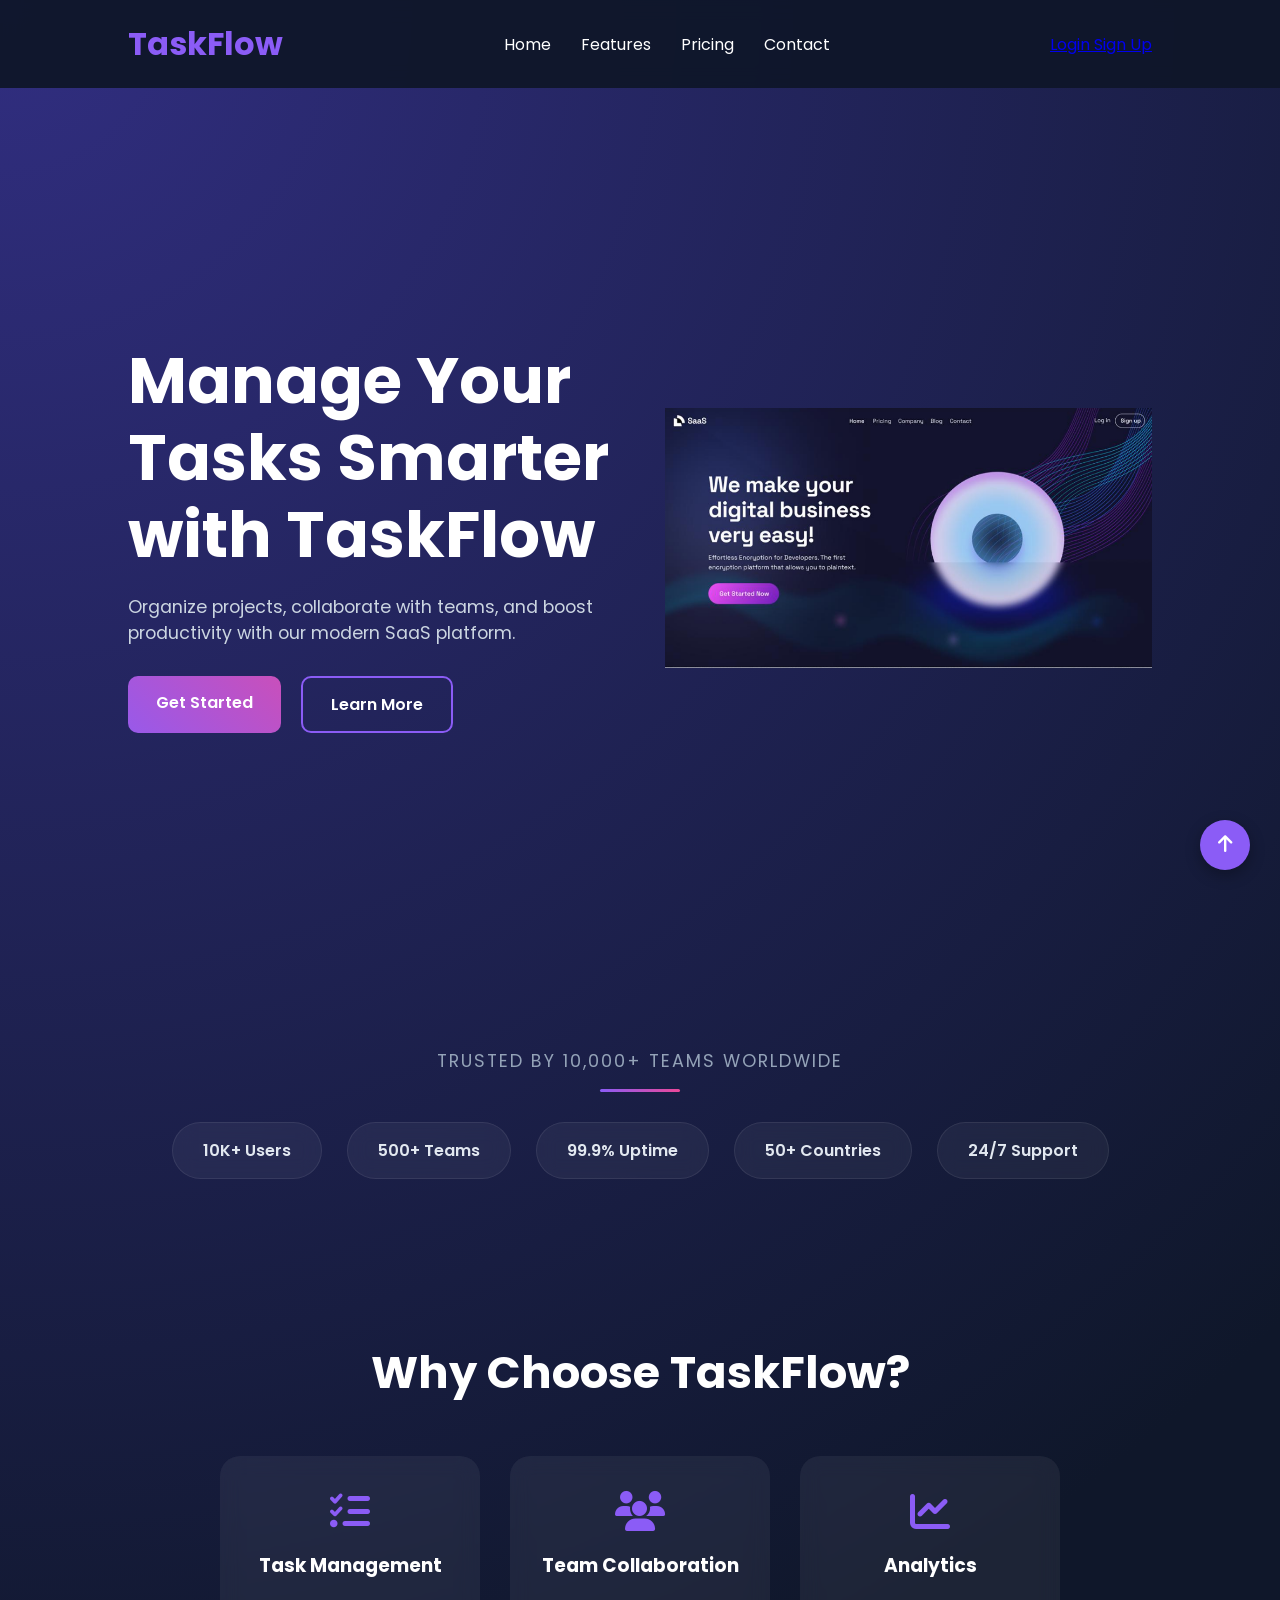
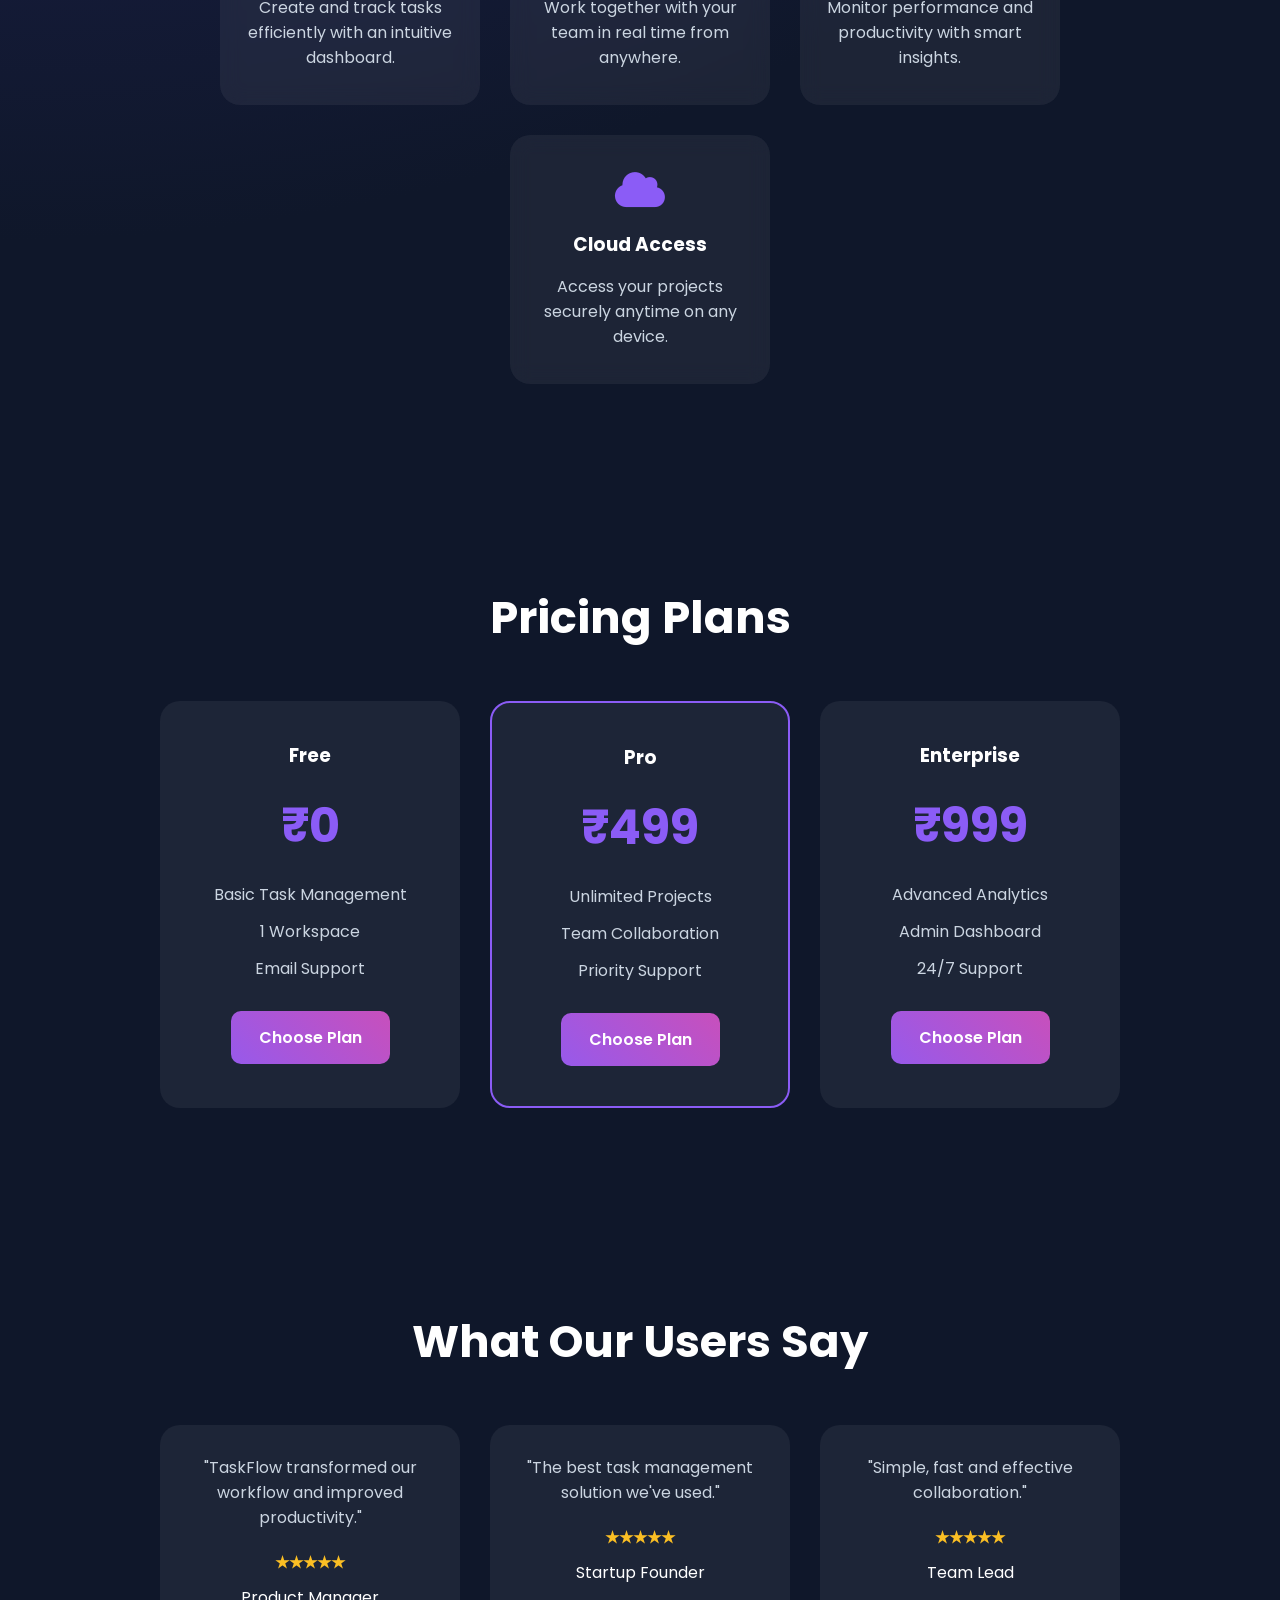
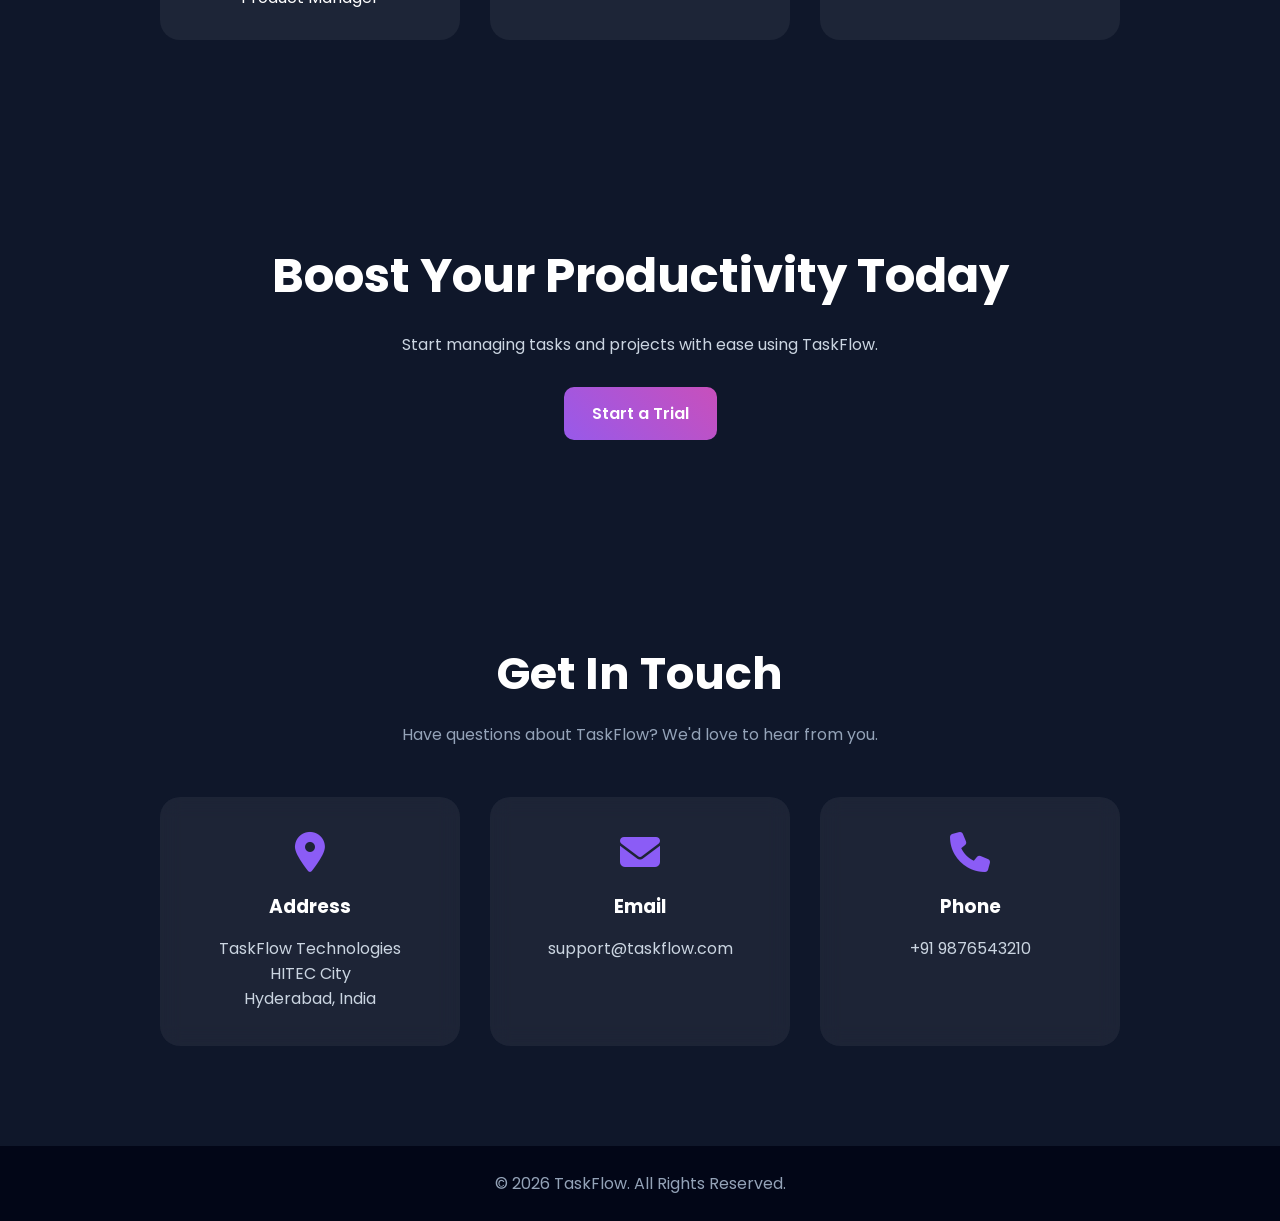
<file: index.html>
<!DOCTYPE html>
<html lang="en">
<head>

  <meta charset="UTF-8">
  <meta name="viewport" content="width=device-width, initial-scale=1.0">

  <title>TaskFlow | Smart Project & Team Management Platform</title>

  <!-- Google Font -->
  <link rel="preconnect" href="https://fonts.googleapis.com">

  <link href="https://fonts.googleapis.com/css2?family=Poppins:wght@300;400;500;600;700&display=swap" rel="stylesheet">

  <!-- Font Awesome -->
  <link rel="stylesheet"
  href="https://cdnjs.cloudflare.com/ajax/libs/font-awesome/6.5.1/css/all.min.css"/>

  <!-- CSS -->
  <link rel="stylesheet" href="style.css">

</head>

<body>

  <!-- NAVBAR -->

  <nav class="navbar">
    
  <a href="index.html" class="logo">
    TaskFlow
  </a>

  <div class="menu-toggle" id="menu-toggle">
    ☰
  </div>

  <ul class="nav-links" id="nav-links">

    <li><a href="#home">Home</a></li>

    <li><a href="#features">Features</a></li>

    <li><a href="#pricing">Pricing</a></li>

    <li><a href="#contact">Contact</a></li>

  </ul>

  <div class="auth-buttons">

    <a href="login.html" class="login-btn">
      Login
    </a>

    <a href="signup.html" class="signup-btn">
      Sign Up
    </a>

  </div>

</nav>

  <!-- HERO -->

  <section class="hero" id="home">

    <div class="hero-content">

      <h1>
        Manage Your Tasks Smarter with TaskFlow
      </h1>

      <p>
        Organize projects, collaborate with teams,
        and boost productivity with our modern SaaS platform.
      </p>

      <div class="hero-buttons">

        <a href="#contact" class="btn primary-btn">
          Get Started
        </a>

        <a href="learn-more.html" class="btn secondary-btn">
          Learn More
        </a>

      </div>

    </div>

    <div class="hero-image">

      <img src="images/image.png" alt="Dashboard Image">

    </div>

  </section>

  <!-- TRUSTED SECTION -->

<section class="trusted">

  <p>Trusted by 10,000+ teams worldwide</p>

  <div class="trusted-logos">

    <span>10K+ Users</span>

    <span>500+ Teams</span>

    <span>99.9% Uptime</span>

    <span>50+ Countries</span>

    <span>24/7 Support</span>

  </div>

</section>

  <!-- FEATURES -->

  <section class="features" id="features">

    <h2>Why Choose TaskFlow?</h2>

    <div class="feature-container">

      <div class="feature-card">

        <i class="fa-solid fa-list-check"></i>

        <h3>Task Management</h3>

        <p>
          Create and track tasks efficiently with an intuitive dashboard.
        </p>

      </div>

      <div class="feature-card">

        <i class="fa-solid fa-users"></i>

        <h3>Team Collaboration</h3>

        <p>
          Work together with your team in real time from anywhere.
        </p>

      </div>

      <div class="feature-card">

        <i class="fa-solid fa-chart-line"></i>

        <h3>Analytics</h3>

        <p>
          Monitor performance and productivity with smart insights.
        </p>

      </div>

      <div class="feature-card">

        <i class="fa-solid fa-cloud"></i>

        <h3>Cloud Access</h3>

        <p>
          Access your projects securely anytime on any device.
        </p>

      </div>

    </div>

  </section>

  

  <!-- PRICING -->

  <section class="pricing" id="pricing">

    <h2>Pricing Plans</h2>

    <div class="pricing-container">

      <div class="price-card">

        <h3>Free</h3>

        <h1>₹0</h1>

        <ul>
          <li>Basic Task Management</li>
          <li>1 Workspace</li>
          <li>Email Support</li>
        </ul>

        <a href="#" class="btn primary-btn plan-btn">
          Choose Plan
        </a>

      </div>

      <div class="price-card popular">

        <h3>Pro</h3>

        <h1>₹499</h1>

        <ul>
          <li>Unlimited Projects</li>
          <li>Team Collaboration</li>
          <li>Priority Support</li>
        </ul>

        <a href="#" class="btn primary-btn plan-btn">
          Choose Plan
        </a>

      </div>

      <div class="price-card">

        <h3>Enterprise</h3>

        <h1>₹999</h1>

        <ul>
          <li>Advanced Analytics</li>
          <li>Admin Dashboard</li>
          <li>24/7 Support</li>
        </ul>

        <a href="#" class="btn primary-btn plan-btn">
          Choose Plan
        </a>

      </div>

    </div>

  </section>

  
<!-- TESTIMONIALS -->

<section class="testimonials">

  <h2>What Our Users Say</h2>

  <div class="testimonial-container">

    <div class="testimonial-card">

      <p>
        "TaskFlow transformed our workflow and improved productivity."
      </p>

      <h4>★★★★★</h4>

      <span>Product Manager</span>

    </div>

    <div class="testimonial-card">

      <p>
        "The best task management solution we've used."
      </p>

      <h4>★★★★★</h4>

      <span>Startup Founder</span>

    </div>

    <div class="testimonial-card">

      <p>
        "Simple, fast and effective collaboration."
      </p>

      <h4>★★★★★</h4>

      <span>Team Lead</span>

    </div>

  </div>

</section>

  <!-- CTA Section -->
  <section class="cta">

    <h2>Boost Your Productivity Today</h2>

    <p>
      Start managing tasks and projects with ease using TaskFlow.
    </p>

    <a href="#pricing" class="btn primary-btn">
      Start a Trial
    </a>

  </section>

  <!-- CONTACT -->

  <section class="contact" id="contact">

  <h2>Get In Touch</h2>

  <p class="contact-subtitle">
    Have questions about TaskFlow? We'd love to hear from you.
  </p>

  <div class="contact-container">

    <div class="contact-card">

      <i class="fa-solid fa-location-dot"></i>

      <h3>Address</h3>

      <p>
        TaskFlow Technologies<br>
        HITEC City<br>
        Hyderabad, India
      </p>

    </div>

    <div class="contact-card">

      <i class="fa-solid fa-envelope"></i>

      <h3>Email</h3>

      <p>
        support@taskflow.com
      </p>

    </div>

    <div class="contact-card">

      <i class="fa-solid fa-phone"></i>

      <h3>Phone</h3>

      <p>
        +91 9876543210
      </p>

    </div>

  </div>

</section>

<a href="#home" class="back-to-top">

  <i class="fa-solid fa-arrow-up"></i>

</a>
  

  <!-- FOOTER -->

  <footer>

    <p>
      © 2026 TaskFlow. All Rights Reserved.
    </p>

    <div class="social-links">

  

  </footer>

  <div id="popup" class="popup">

  <div class="popup-content">

    <span class="close-btn">&times;</span>

    <h2>Checkout Page</h2>

    <p>
      Thank you for choosing a TaskFlow plan.
      In a production SaaS application, this button
      would redirect users to a secure payment and
      checkout system.
    </p>

    <button id="closePopup" class="btn primary-btn">
      Close
    </button>

  </div>

</div>

  <!-- JAVASCRIPT -->

  <script>

    const menuToggle =
    document.getElementById("menu-toggle");

    const navLinks =
    document.getElementById("nav-links");

    menuToggle.addEventListener("click", () => {

      navLinks.classList.toggle("active");

    });

    

  </script>
  <script>

const planButtons =
document.querySelectorAll(".plan-btn");

const popup =
document.getElementById("popup");

const closeBtn =
document.querySelector(".close-btn");

const closePopupBtn =
document.getElementById("closePopup");

planButtons.forEach(button => {

  button.addEventListener("click", (e) => {

    e.preventDefault();

    popup.style.display = "flex";

  });

});

closeBtn.addEventListener("click", () => {

  popup.style.display = "none";

});

closePopupBtn.addEventListener("click", () => {

  popup.style.display = "none";

});

window.addEventListener("click", (e) => {

  if(e.target === popup){

    popup.style.display = "none";

  }

});

</script>

</body>
</html>
</file>
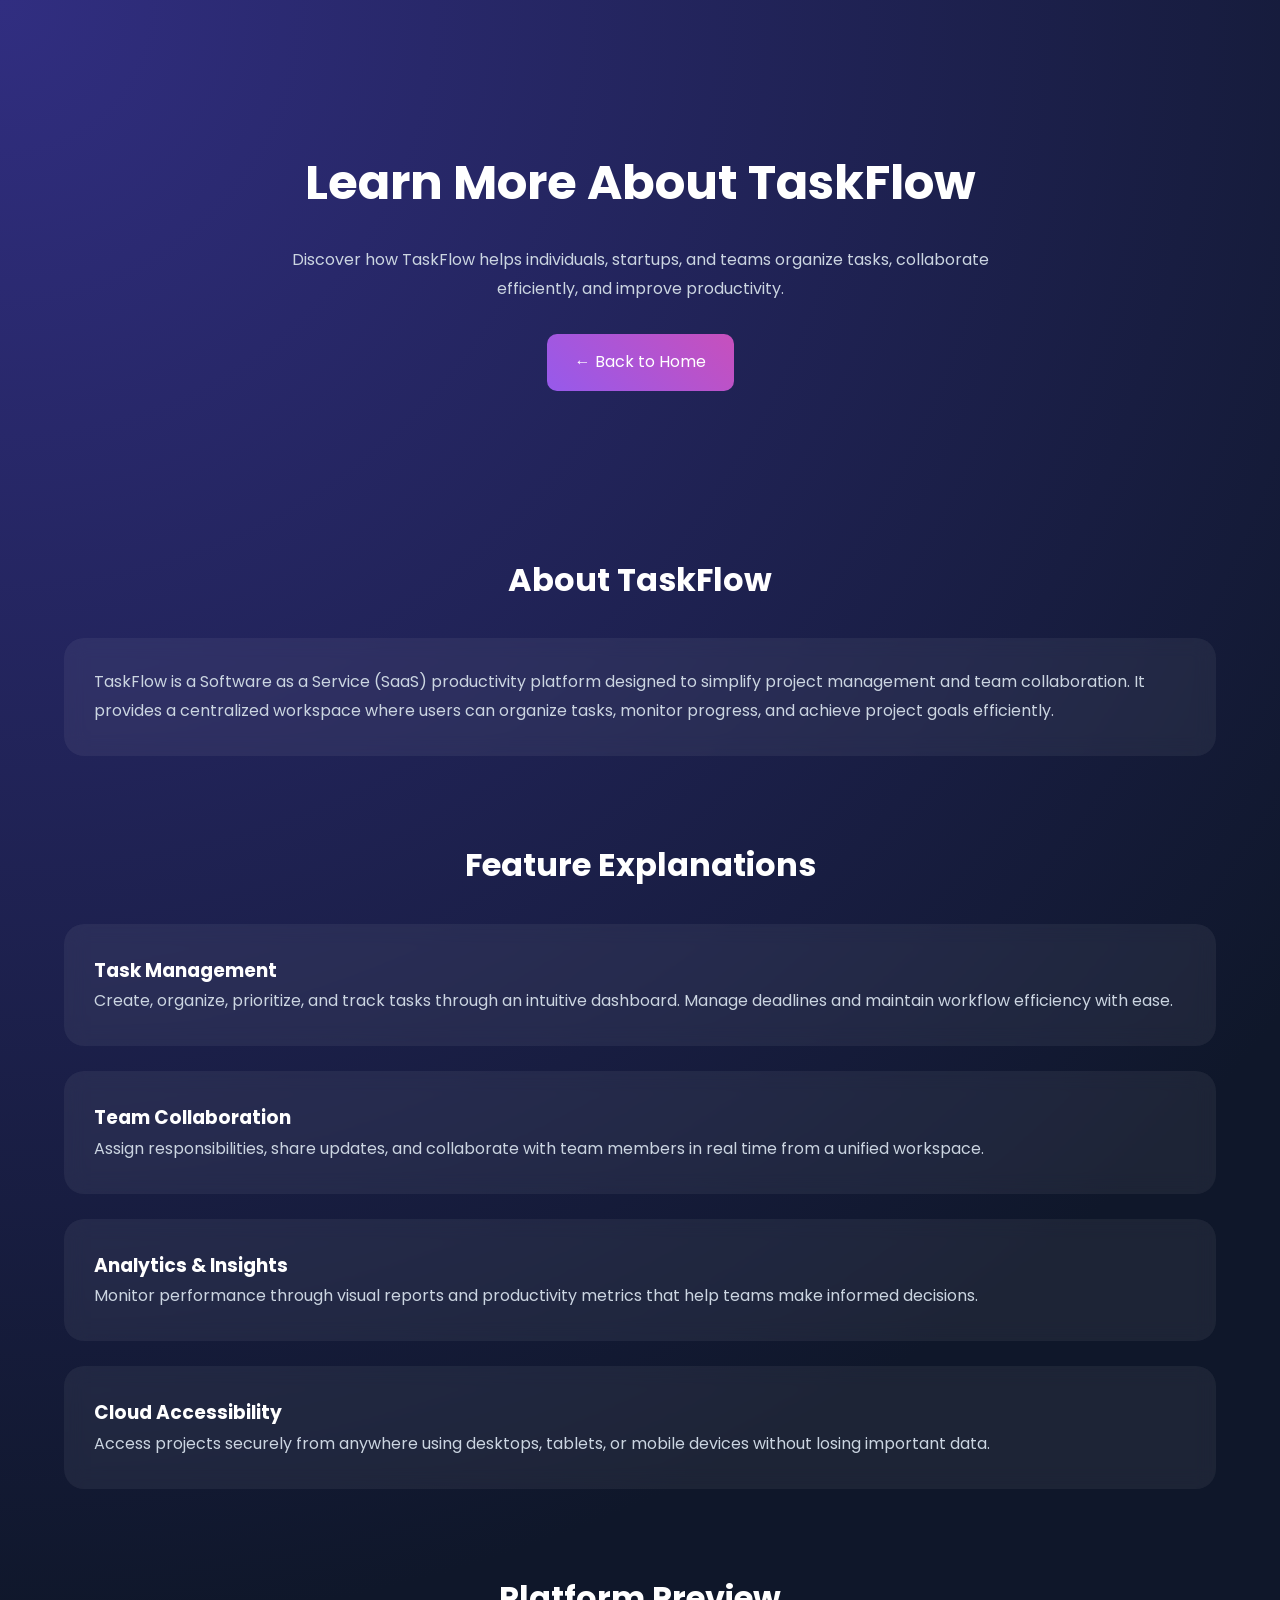
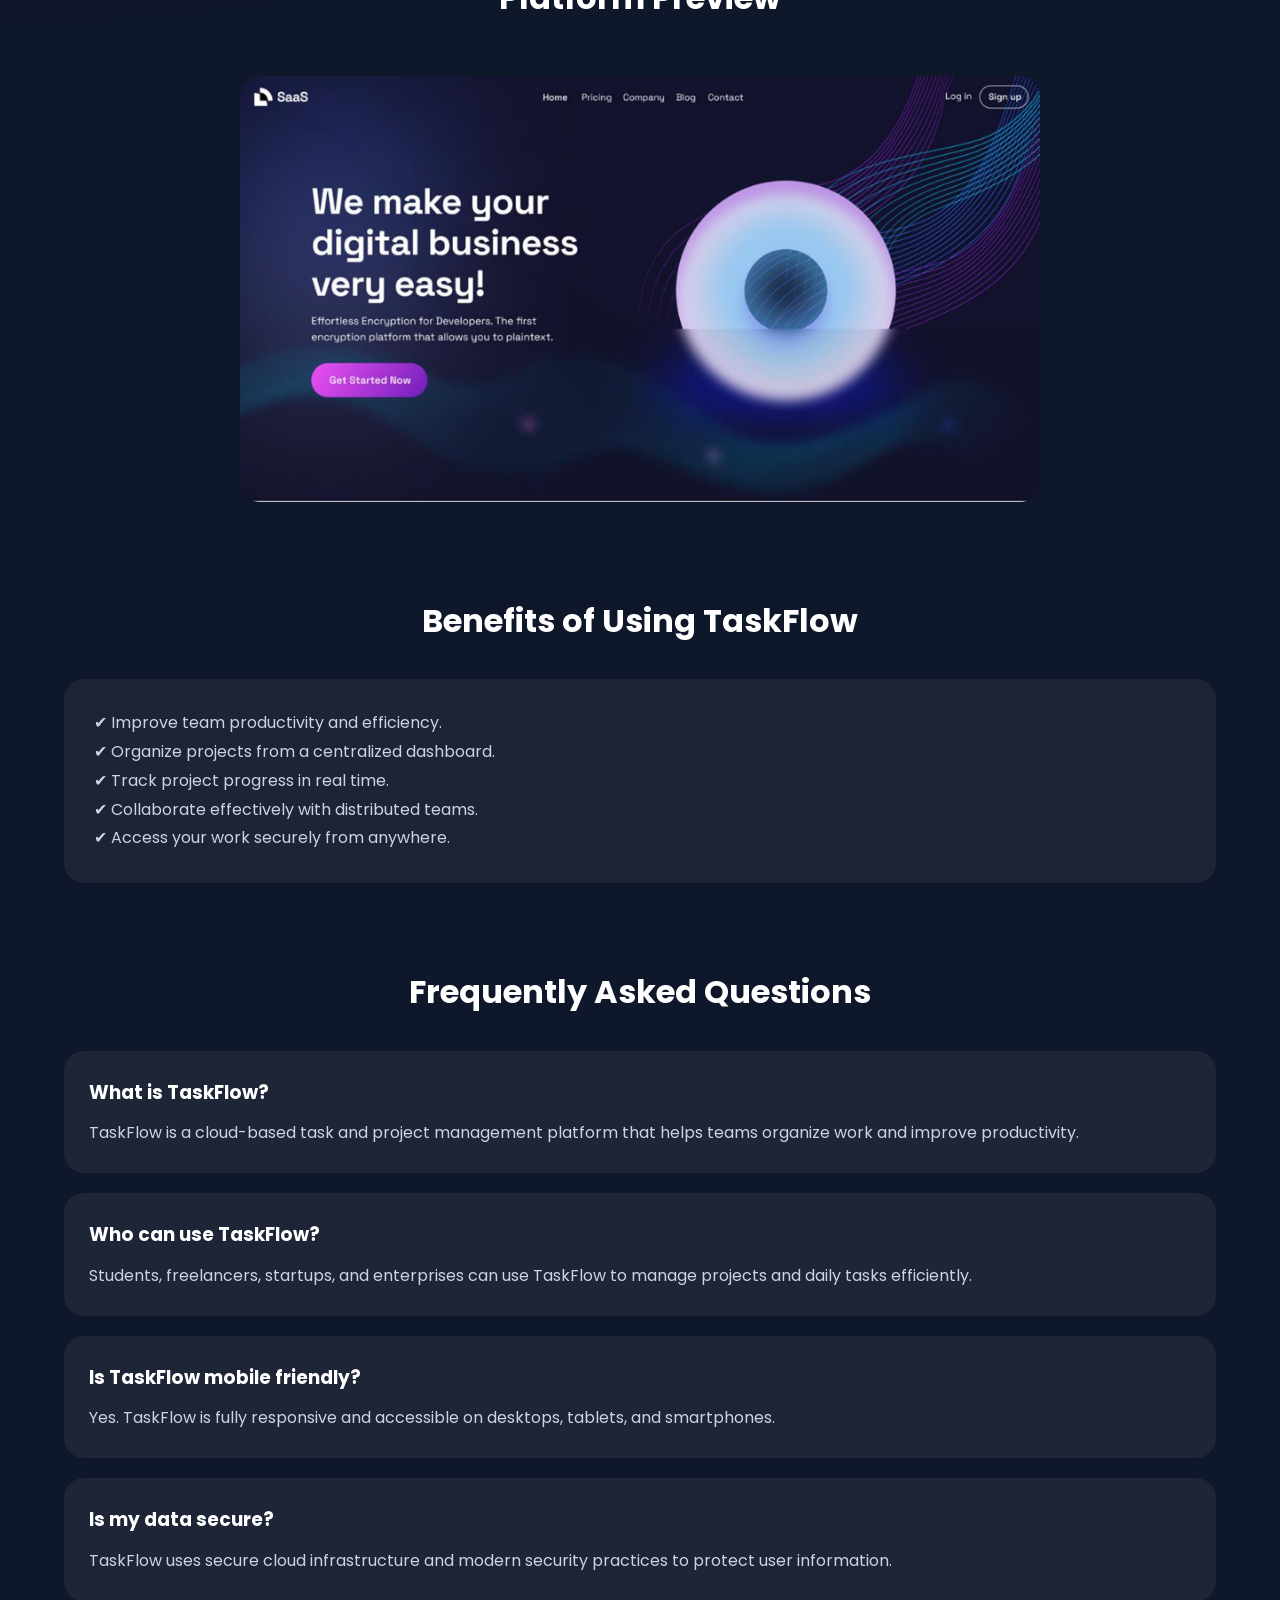
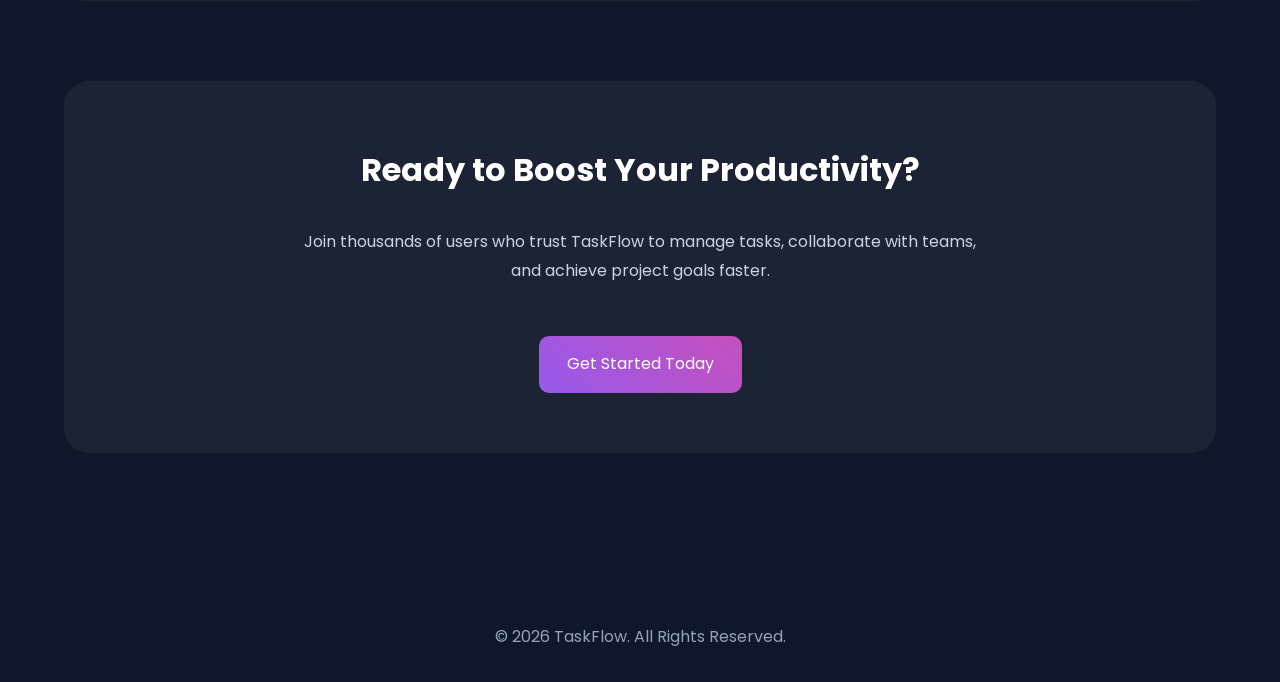
<file: learn-more.html>
<!DOCTYPE html>

<html lang="en">
<head>
  <meta charset="UTF-8">
  <meta name="viewport" content="width=device-width, initial-scale=1.0">
  <title>Learn More - TaskFlow</title>

  <link rel="preconnect" href="https://fonts.googleapis.com">

  <link href="https://fonts.googleapis.com/css2?family=Poppins:wght@300;400;500;600;700&display=swap" rel="stylesheet">

  <style>

    *{
      margin:0;
      padding:0;
      box-sizing:border-box;
    }

    html{
      scroll-behavior:smooth;
    }

    body{
      font-family:'Poppins',sans-serif;
      background:
      radial-gradient(circle at top left,#312e81,#0f172a 40%),
      radial-gradient(circle at bottom right,#581c87,#0f172a 60%);
      color:white;
      line-height:1.8;
    }

    .container{
      width:90%;
      max-width:1200px;
      margin:auto;
      padding:60px 0;
    }

    .hero{
      text-align:center;
      padding:80px 0;
    }

    .hero h1{
      font-size:3rem;
      margin-bottom:20px;
    }

    .hero p{
      max-width:700px;
      margin:auto;
      color:#cbd5e1;
    }

    .btn{
      display:inline-block;
      margin-top:30px;
      padding:14px 28px;
      border-radius:10px;
      text-decoration:none;
      color:white;
      background:linear-gradient(
      45deg,
      #8b5cf6,
      #ec4899
      );
      background-size:200% 200%;
      animation:gradientMove 4s ease infinite;
    }

    section{
      margin-bottom:80px;
    }

    h2{
      text-align:center;
      margin-bottom:30px;
      font-size:2rem;
    }

    .card{
      background:rgba(255,255,255,0.06);
      padding:30px;
      border-radius:20px;
      margin-bottom:25px;
      backdrop-filter:blur(10px);
    }

    .card p{
      color:#cbd5e1;
    }

    .screenshots{
      text-align:center;
    }

    .screenshots img{
      width:100%;
      max-width:800px;
      border-radius:20px;
      margin-top:20px;
    }

    .faq-item{
      background:rgba(255,255,255,0.06);
      padding:25px;
      border-radius:20px;
      margin-bottom:20px;
    }

    .faq-item h3{
      margin-bottom:10px;
    }

    .faq-item p{
      color:#cbd5e1;
    }

    .cta{
      text-align:center;
      padding:60px 20px;
      background:rgba(255,255,255,0.05);
      border-radius:25px;
    }

    .cta p{
      color:#cbd5e1;
      margin:20px auto;
      max-width:700px;
    }

    footer{
      text-align:center;
      padding:30px;
      color:#94a3b8;
    }

    @keyframes gradientMove{

      0%{
        background-position:0% 50%;
      }

      50%{
        background-position:100% 50%;
      }

      100%{
        background-position:0% 50%;
      }

    }

    @media(max-width:768px){

      .hero h1{
        font-size:2.2rem;
      }

      h2{
        font-size:1.8rem;
      }

    }

  </style>

</head>

<body>

  <div class="container">


<section class="hero">

  <h1>Learn More About TaskFlow</h1>

  <p>
    Discover how TaskFlow helps individuals, startups, and teams
    organize tasks, collaborate efficiently, and improve productivity.
  </p>

  <a href="index.html" class="btn">
    ← Back to Home
  </a>

</section>

<section>

  <h2>About TaskFlow</h2>

  <div class="card">

    <p>
      TaskFlow is a Software as a Service (SaaS) productivity platform
      designed to simplify project management and team collaboration.
      It provides a centralized workspace where users can organize
      tasks, monitor progress, and achieve project goals efficiently.
    </p>

  </div>

</section>

<section>

  <h2>Feature Explanations</h2>

  <div class="card">

    <h3>Task Management</h3>

    <p>
      Create, organize, prioritize, and track tasks through an
      intuitive dashboard. Manage deadlines and maintain workflow
      efficiency with ease.
    </p>

  </div>

  <div class="card">

    <h3>Team Collaboration</h3>

    <p>
      Assign responsibilities, share updates, and collaborate with
      team members in real time from a unified workspace.
    </p>

  </div>

  <div class="card">

    <h3>Analytics & Insights</h3>

    <p>
      Monitor performance through visual reports and productivity
      metrics that help teams make informed decisions.
    </p>

  </div>

  <div class="card">

    <h3>Cloud Accessibility</h3>

    <p>
      Access projects securely from anywhere using desktops, tablets,
      or mobile devices without losing important data.
    </p>

  </div>

</section>

<section class="screenshots">

  <h2>Platform Preview</h2>

  <img src="images/image.png" alt="TaskFlow Dashboard">

</section>

<section>

  <h2>Benefits of Using TaskFlow</h2>

  <div class="card">

    <p>
      ✔ Improve team productivity and efficiency.
      <br>
      ✔ Organize projects from a centralized dashboard.
      <br>
      ✔ Track project progress in real time.
      <br>
      ✔ Collaborate effectively with distributed teams.
      <br>
      ✔ Access your work securely from anywhere.
    </p>

  </div>

</section>

<section>

  <h2>Frequently Asked Questions</h2>

  <div class="faq-item">

    <h3>What is TaskFlow?</h3>

    <p>
      TaskFlow is a cloud-based task and project management platform
      that helps teams organize work and improve productivity.
    </p>

  </div>

  <div class="faq-item">

    <h3>Who can use TaskFlow?</h3>

    <p>
      Students, freelancers, startups, and enterprises can use
      TaskFlow to manage projects and daily tasks efficiently.
    </p>

  </div>

  <div class="faq-item">

    <h3>Is TaskFlow mobile friendly?</h3>

    <p>
      Yes. TaskFlow is fully responsive and accessible on desktops,
      tablets, and smartphones.
    </p>

  </div>

  <div class="faq-item">

    <h3>Is my data secure?</h3>

    <p>
      TaskFlow uses secure cloud infrastructure and modern security
      practices to protect user information.
    </p>

  </div>

</section>

<section class="cta">

  <h2>Ready to Boost Your Productivity?</h2>

  <p>
    Join thousands of users who trust TaskFlow to manage tasks,
    collaborate with teams, and achieve project goals faster.
  </p>

  <a href="index.html#contact" class="btn">
    Get Started Today
  </a>

</section>


  </div>

  <footer>


<p>
  © 2026 TaskFlow. All Rights Reserved.
</p>


  </footer>

</body>
</html>
</file>
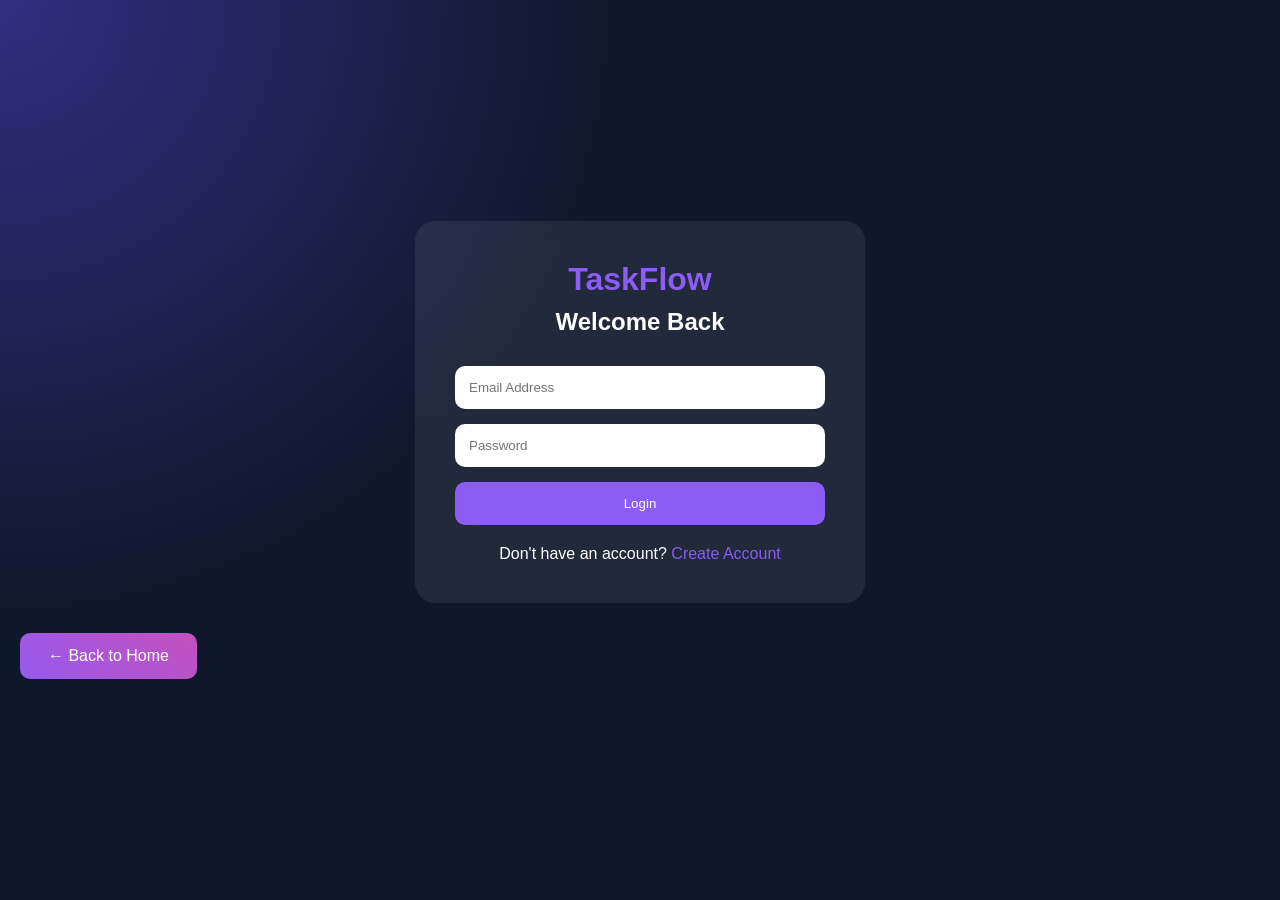
<file: login.html>
<!DOCTYPE html>
<html lang="en">

<head>

  <meta charset="UTF-8">
  <meta name="viewport" content="width=device-width, initial-scale=1.0">

  <title>Login | TaskFlow</title>

  <link rel="stylesheet" href="css/auth.css">

</head>

<body>

    

  <div class="auth-container">

    <div class="auth-card">

      <h1>TaskFlow</h1>

      <h2>Welcome Back</h2>

      <form>

        <input
        type="email"
        placeholder="Email Address"
        required>

        <input
        type="password"
        placeholder="Password"
        required>

        

        <button type="submit">
          Login
        </button>

      </form>

      <p>

        Don't have an account?

        <a href="signup.html">
          Create Account
        </a>

      </p>
      

    </div>

    <a href="index.html" class="btn">
        ← Back to Home
      </a>

  </div>

  

</body>
</html>
</file>
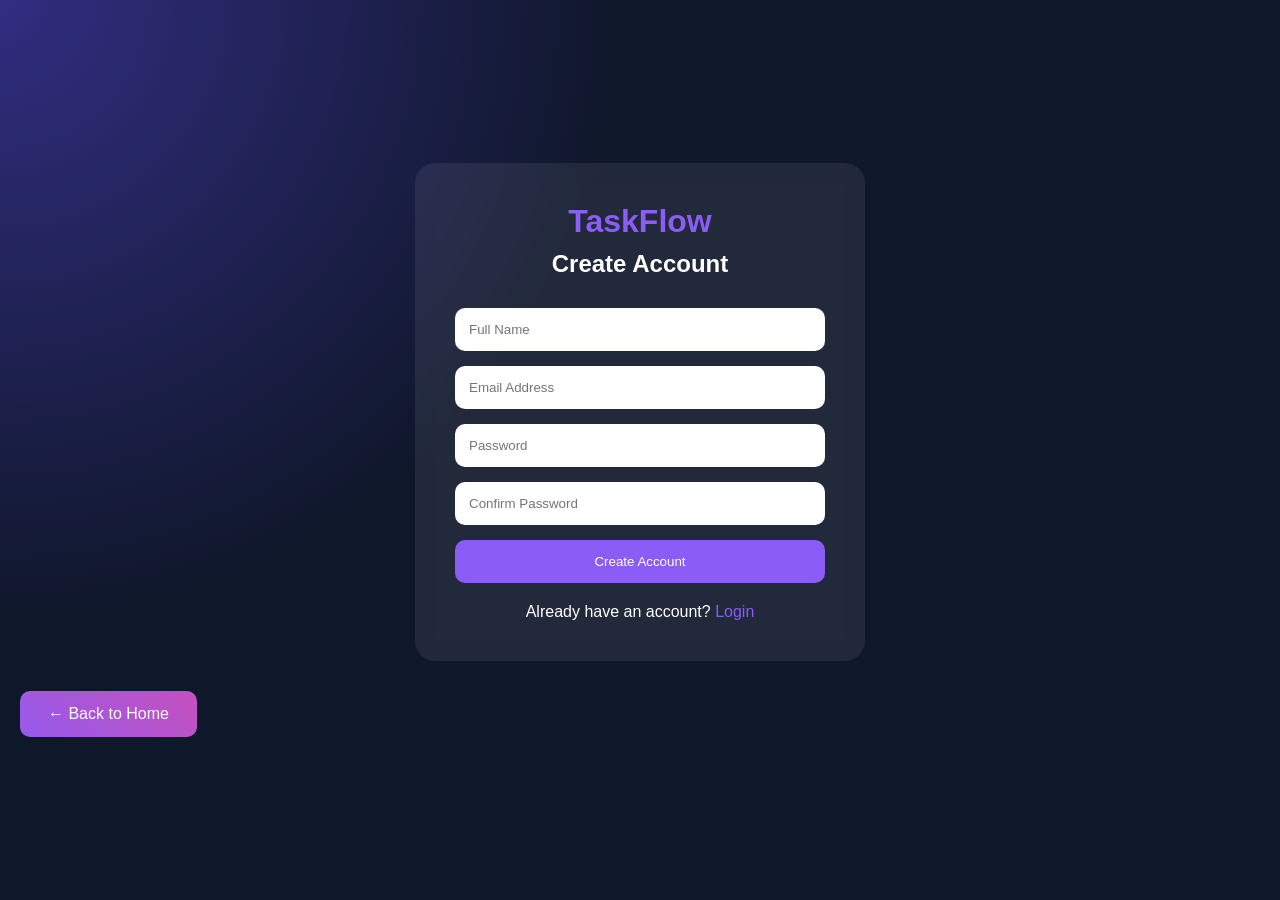
<file: signup.html>
<!DOCTYPE html>
<html lang="en">

<head>

  <meta charset="UTF-8">
  <meta name="viewport" content="width=device-width, initial-scale=1.0">

  <title>Sign Up | TaskFlow</title>

  <link rel="stylesheet" href="css/auth.css">

</head>

<body>

  <div class="auth-container">

    <div class="auth-card">

      <h1>TaskFlow</h1>

      <h2>Create Account</h2>

      <form>

        <input
        type="text"
        placeholder="Full Name"
        required>

        <input
        type="email"
        placeholder="Email Address"
        required>

        <input
        type="password"
        placeholder="Password"
        required>

        <input
        type="password"
        placeholder="Confirm Password"
        required>

        <button type="submit">
          Create Account
        </button>

      </form>

      <p>

        Already have an account?

        <a href="login.html">
          Login
        </a>

      </p>

      

    </div>


    <a href="index.html" class="btn">
    ← Back to Home
  </a>
  </div>

</body>
</html>
</file>
<file: style.css>
*{
  margin:0;
  padding:0;
  box-sizing:border-box;
}

html{
  scroll-behavior:smooth;
}

body{
  font-family:'Poppins',sans-serif;
  background:
  radial-gradient(circle at top left,#312e81,#0f172a 40%),
  radial-gradient(circle at bottom right,#581c87,#0f172a 60%);
  color:white;
  overflow-x:hidden;
}

/* NAVBAR */

.navbar{
  width:100%;
  padding:20px 10%;
  display:flex;
  justify-content:space-between;
  align-items:center;
  position:sticky;
  top:0;
  background:rgba(15,23,42,0.95);
  backdrop-filter:blur(10px);
  z-index:1000;
}



.logo{
  font-size:2rem;
  font-weight:700;
  color:#8b5cf6;
  text-decoration: none;
}

.nav-links{
  display:flex;
  gap:30px;
  list-style:none;
}

.nav-links a{
  text-decoration:none;
  color:white;
  transition:0.3s;
  position: relative;
}

.nav-links a:hover,
.nav-links a.active{
  color:#8b5cf6;
}

.nav-links a::after{
  content:"";
  position:absolute;
  left:0;
  bottom:-5px;
  width:0;
  height:2px;
  background:#8b5cf6;
  transition:.3s;
}

.nav-links a:hover::after{
  width:100%;
}

.menu-toggle{
  display:none;
  font-size:2rem;
  cursor:pointer;
}

/* HERO SECTION */

.hero{
  min-height:100vh;
  display:flex;
  justify-content:space-between;
  align-items:center;
  padding:80px 10%;
  gap:50px;
}

.hero-content{
  flex:1;
  animation:fadeIn 1s ease;
}

.hero-content h1{
  font-size:4rem;
  line-height:1.2;
  margin-bottom:20px;
}

.hero-content p{
  color:#cbd5e1;
  font-size:1.1rem;
  margin-bottom:30px;
  max-width:550px;
}

.hero-buttons{
  display:flex;
  gap:20px;
}

.btn{
  padding:14px 28px;
  border-radius:10px;
  text-decoration:none;
  font-weight:600;
  transition:0.3s;
  display:inline-block;
}

.primary-btn{
   background:linear-gradient(
    45deg,
    #8b5cf6,
    #ec4899
  );
  background-size:200% 200%;
  animation:gradientMove 4s ease infinite;
  color:white;
}

.primary-btn:hover{
  transform:translateY(-3px);
}

.secondary-btn{
  border:2px solid #8b5cf6;
  color:white;
}

.secondary-btn:hover{
  background:#8b5cf6;
}

@keyframes gradientMove{

  0%{
    background-position:0% 50%;
  }

  50%{
    background-position:100% 50%;
  }

  100%{
    background-position:0% 50%;
  }

}
/* HERO IMAGE */

.hero-image{
  flex:1;
  display:flex;
  justify-content:center;
  align-items:center;
}

.hero-image img{
  width:100%;
  max-width:550px;
  animation:float 4s ease-in-out infinite;
}

/* FEATURES */

.features{
  padding:100px 10%;
  text-align:center;
}

.features h2{
  font-size:2.8rem;
  margin-bottom:50px;
}

.feature-container{
  display:flex;
  flex-wrap:wrap;
  justify-content:center;
  gap:30px;
}

.feature-card{
  width:260px;
  padding:35px 25px;
  border-radius:20px;
  background:rgba(255,255,255,0.06);
  backdrop-filter:blur(10px);
  transition:0.3s;
}

.feature-card:hover{
  transform:translateY(-10px);
  box-shadow:0 10px 25px rgba(139,92,246,0.4);
}

.feature-card i{
  font-size:2.5rem;
  color:#8b5cf6;
  margin-bottom:20px;
}

.feature-card h3{
  margin-bottom:15px;
}

.feature-card p{
  color:#cbd5e1;
}



/* TRUST SECTION */

.trusted{
  padding:60px 10%;
  text-align:center;
  position:relative;
}



.trusted p{
  font-size:1.1rem;
  color:#94a3b8;
  margin-bottom:30px;
  text-transform:uppercase;
  letter-spacing:2px;
}

.trusted p::after{

  content:"";

  display:block;

  width:80px;

  height:3px;

  margin:15px auto 0;

  background:linear-gradient(
    90deg,
    #8b5cf6,
    #ec4899
  );

  border-radius:50px;
}

/* Logo Container */

.trusted-logos{
  display:flex;
  justify-content:center;
  align-items:center;
  flex-wrap:wrap;
  gap:25px;
}

/* Individual Logo */

.trusted-logos span{

  padding:15px 30px;

  border-radius:50px;

  background:rgba(255,255,255,0.05);

  backdrop-filter:blur(10px);

  border:1px solid rgba(255,255,255,0.08);

  color:#e2e8f0;

  font-weight:600;

  transition:all .4s ease;

  cursor:pointer;

  animation:floatLogo 4s ease-in-out infinite;
}

/* Hover Effect */

.trusted-logos span:hover{

  transform:translateY(-8px) scale(1.05);

  box-shadow:0 10px 25px rgba(139,92,246,.35);

  border-color:#8b5cf6;
}

/* Different Animation Delays */

.trusted-logos span:nth-child(2){
  animation-delay:.5s;
}

.trusted-logos span:nth-child(3){
  animation-delay:1s;
}

.trusted-logos span:nth-child(4){
  animation-delay:1.5s;
}

.trusted-logos span:nth-child(5){
  animation-delay:2s;
}

/* Floating Animation */

@keyframes floatLogo{

  0%{
    transform:translateY(0);
  }

  50%{
    transform:translateY(-8px);
  }

  100%{
    transform:translateY(0);
  }

}

/* PRICING */

.pricing{
  padding:100px 10%;
  text-align:center;
}

.pricing h2{
  font-size:2.8rem;
  margin-bottom:50px;
}

.pricing-container{
  display:flex;
  justify-content:center;
  flex-wrap:wrap;
  gap:30px;
}

.price-card{
  width:300px;
  padding:40px 30px;
  border-radius:20px;
  background:rgba(255,255,255,0.06);
  transition:0.3s;
}

.price-card:hover{
  transform:translateY(-10px);
  box-shadow:0 10px 25px rgba(139,92,246,0.4);
}

.price-card h1{
  font-size:3rem;
  color:#8b5cf6;
  margin:20px 0;
}

.price-card ul{
  list-style:none;
  margin-bottom:30px;
}

.price-card ul li{
  margin:12px 0;
  color:#cbd5e1;
}

.popular{
  border:2px solid #8b5cf6;
}

/* Testimonals */

.testimonials{
  padding:100px 10%;
  text-align:center;
}

.testimonials h2{
  font-size:2.8rem;
  margin-bottom:50px;
}

.testimonial-container{
  display:flex;
  flex-wrap:wrap;
  justify-content:center;
  gap:30px;
}

.testimonial-card{
  width:300px;
  padding:30px;
  border-radius:20px;
  background:rgba(255,255,255,0.06);
  transition:.3s;
}

.testimonial-card:hover{
  transform:translateY(-10px);
  box-shadow:0 10px 25px rgba(139,92,246,0.4);
}

.testimonial-card p{
  color:#cbd5e1;
  margin-bottom:20px;
}

.testimonial-card h4{
  color:#fbbf24;
  margin-bottom:10px;
}

/* CTA */

.cta{
  padding:100px 10%;
  text-align:center;
  display:flex;
  flex-direction:column;
  justify-content:center;
  align-items:center;
}

.cta h2{
  font-size:3rem;
  margin-bottom:20px;
}

.cta p{
  color:#cbd5e1;
  margin-bottom:30px;
  max-width:600px;
}

/* CONTACT */

.contact{
  padding:100px 10%;
  text-align:center;
}

.contact h2{
  font-size:2.8rem;
  margin-bottom:15px;
}

.contact-subtitle{
  color:#94a3b8;
  margin-bottom:50px;
}

.contact-container{
  display:flex;
  justify-content:center;
  flex-wrap:wrap;
  gap:30px;
}

.contact-card{

  width:300px;

  padding:35px;

  border-radius:20px;

  background:rgba(255,255,255,0.06);

  backdrop-filter:blur(10px);

  transition:.3s;
}

.contact-card:hover{

  transform:translateY(-10px);

  box-shadow:0 10px 25px rgba(139,92,246,.4);
}

.contact-card i{

  font-size:2.5rem;

  color:#8b5cf6;

  margin-bottom:20px;
}

.contact-card h3{

  margin-bottom:15px;
}

.contact-card p{

  color:#cbd5e1;
}

/* upward arrow*/

.back-to-top{

  position:fixed;

  bottom:30px;

  right:30px;

  width:50px;

  height:50px;

  border-radius:50%;

  background:#8b5cf6;

  color:white;

  display:flex;

  justify-content:center;

  align-items:center;

  text-decoration:none;

  font-size:1.2rem;

  box-shadow:0 5px 15px rgba(0,0,0,.3);

  z-index:999;

  animation:bounce 2s infinite;
}

@keyframes bounce{

  0%,100%{
    transform:translateY(0);
  }

  50%{
    transform:translateY(-8px);
  }

}

.back-to-top:hover{
  transform:translateY(-5px);
}



/* FOOTER */

footer{
  background:#020617;
  padding:25px;
  text-align:center;
  color:#94a3b8;
}

/* ANIMATIONS */

@keyframes fadeIn{

  from{
    opacity:0;
    transform:translateY(20px);
  }

  to{
    opacity:1;
    transform:translateY(0);
  }

}

@keyframes float{

  0%{
    transform:translateY(0px);
  }

  50%{
    transform:translateY(-15px);
  }

  100%{
    transform:translateY(0px);
  }

}

/* RESPONSIVE */

@media(max-width:992px){

  .hero{
    flex-direction:column;
    text-align:center;
  }

  .hero-content h1{
    font-size:3rem;
  }

  .hero-content p{
    margin:auto auto 30px;
  }

  .hero-buttons{
    justify-content:center;
  }

}

@media(max-width:768px){

  .menu-toggle{
    display:block;
  }

  .nav-links{
    position:absolute;
    top:80px;
    right:0;
    width:100%;
    background:#0f172a;
    flex-direction:column;
    align-items:center;
    padding:20px 0;
    display:none;
  }

  .nav-links.active{
    display:flex;
  }

  .hero-content h1{
    font-size:2.3rem;
  }

  .hero-image img{
    max-width:350px;
    margin-top:40px;
  }

  .features h2,
  .pricing h2,
  .contact h2,
  .testimonials h2,
  .cta h2{
    font-size:2rem;
  }

}

.popup{

  display:none;

  position:fixed;

  top:0;
  left:0;

  width:100%;
  height:100%;

  background:rgba(0,0,0,.7);

  justify-content:center;
  align-items:center;

  z-index:2000;
}

.popup-content{

  width:90%;
  max-width:450px;

  padding:35px;

  border-radius:20px;

  text-align:center;

  background:#1e293b;

  position:relative;

  animation:popupShow .3s ease;
}

.popup-content h2{
  margin-bottom:15px;
}

.popup-content p{
  color:#cbd5e1;
  margin-bottom:25px;
}

.close-btn{

  position:absolute;

  top:15px;
  right:20px;

  font-size:1.5rem;

  cursor:pointer;
}

@keyframes popupShow{

  from{
    opacity:0;
    transform:scale(.8);
  }

  to{
    opacity:1;
    transform:scale(1);
  }

}
</file>
<file: css/auth.css>
*{
  margin:0;
  padding:0;
  box-sizing:border-box;
}

body{

  font-family:'Poppins',sans-serif;

  min-height:100vh;

  display:flex;

  justify-content:center;

  align-items:center;

  background:
  radial-gradient(circle at top left,#312e81,#0f172a 40%),
  radial-gradient(circle at bottom right,#581c87,#0f172a 60%);
}


.btn{
      display:inline-block;
      margin-top:30px;
      padding:14px 28px;
      border-radius:10px;
      text-decoration:none;
      color:white;
      background:linear-gradient(
      45deg,
      #8b5cf6,
      #ec4899
      );
      background-size:200% 200%;
      animation:gradientMove 4s ease infinite;
    }
.auth-container{
  width:100%;
  padding:20px;
}

.auth-card{

  max-width:450px;

  margin:auto;

  padding:40px;

  border-radius:20px;

  background:rgba(255,255,255,0.08);

  backdrop-filter:blur(10px);

  color:white;
}

.auth-card h1{

  text-align:center;

  color:#8b5cf6;

  margin-bottom:10px;
}

.auth-card h2{

  text-align:center;

  margin-bottom:30px;
}

.auth-card form{

  display:flex;

  flex-direction:column;

  gap:15px;
}

.auth-card input{

  padding:14px;

  border:none;

  border-radius:10px;
}

.auth-card a{

  color:#8b5cf6;

  text-decoration:none;
}

.auth-card button{

  padding:14px;

  border:none;

  border-radius:10px;

  background:#8b5cf6;

  color:white;

  cursor:pointer;
  
}

.auth-card p{

  text-align:center;

  margin-top:20px;
}
</file>
